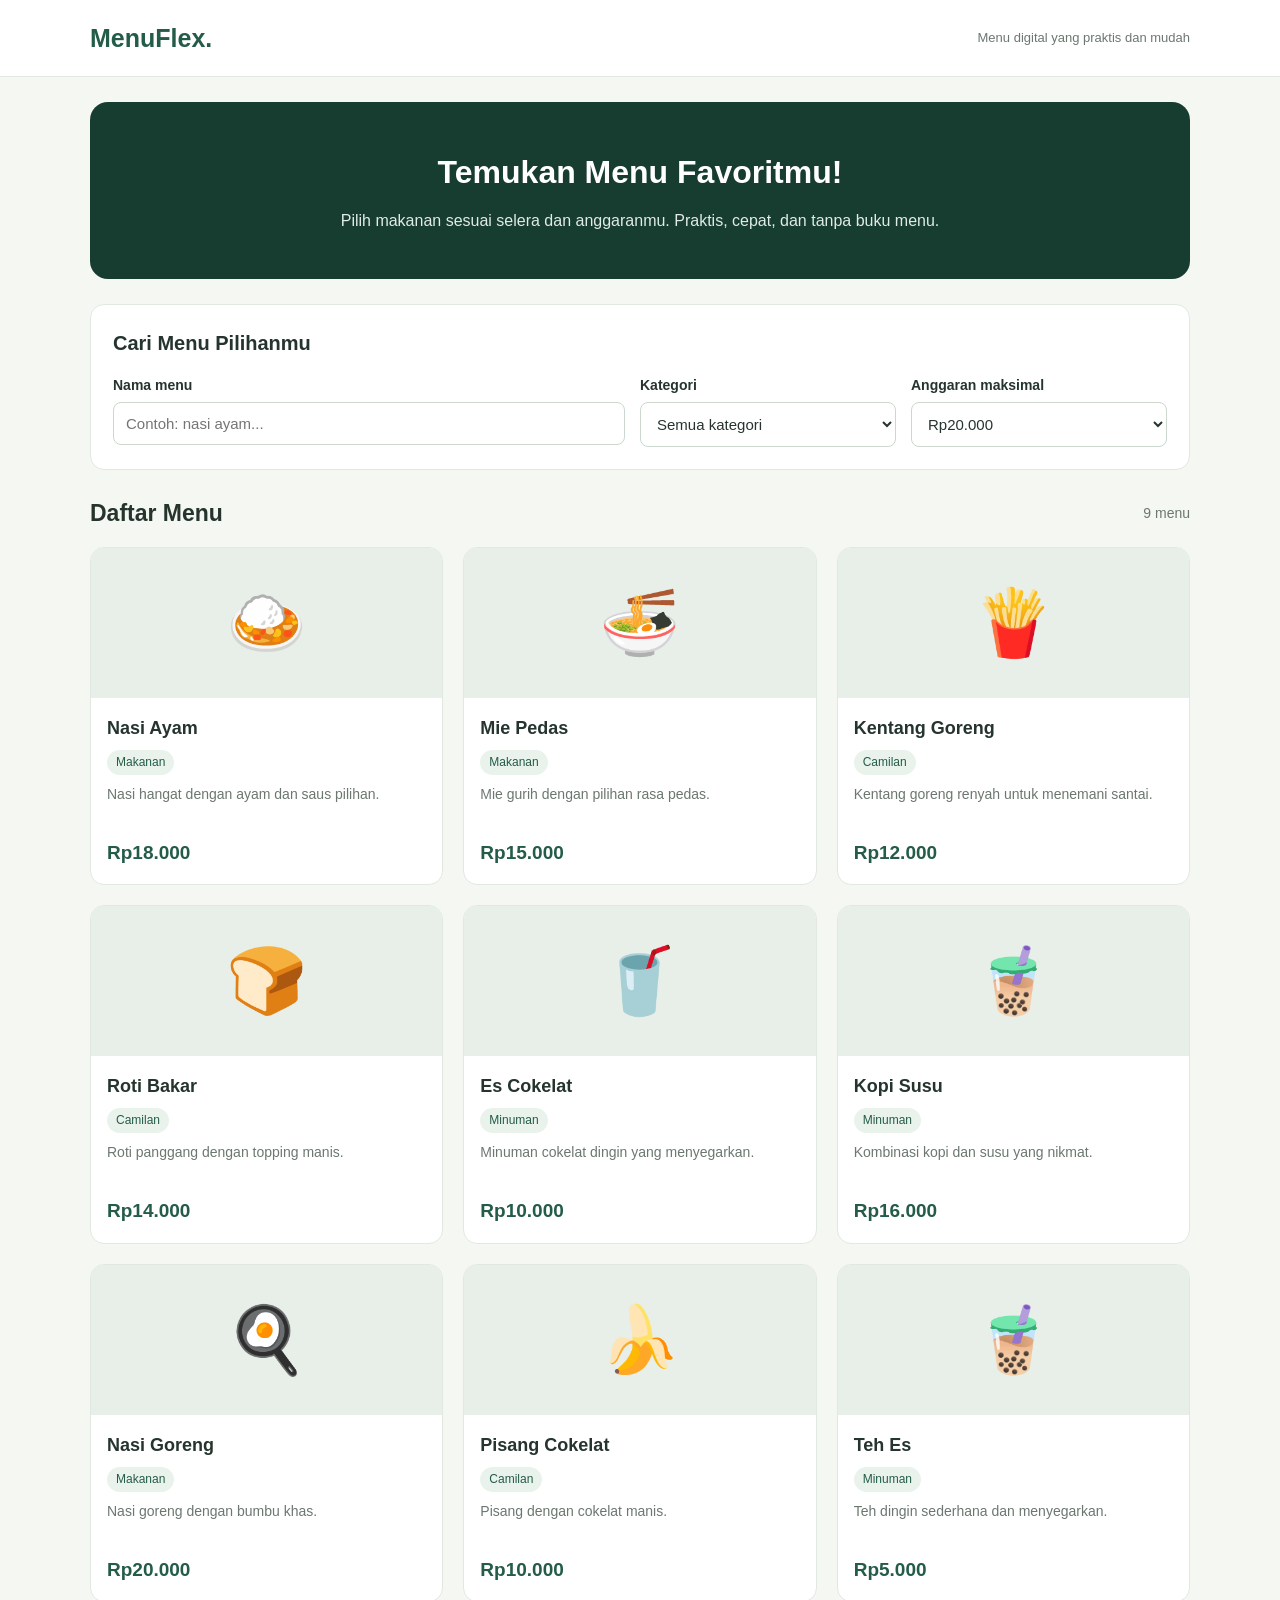
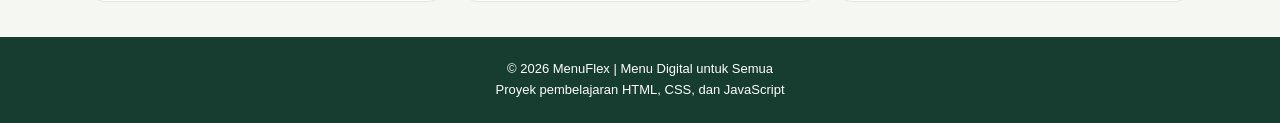
<file: menu.html>
<!DOCTYPE html>
<html lang="id">
<head>
    <meta charset="UTF-8">

    <!-- Membuat tampilan menyesuaikan ukuran layar HP dan laptop -->
    <meta name="viewport" content="width=device-width, initial-scale=1.0">

    <!-- Judul website pada tab browser -->
    <title>MenuFlex | Menu Digital Cafe</title>

    <style>
        /* ===== 1. PENGATURAN DASAR ===== */

        /* Mengatur warna utama dan font website */
        :root {
            --primary: #245c49;
            --primary-dark: #173c30;
            --background: #f5f7f3;
            --white: #ffffff;
            --text: #25352d;
            --muted: #6b776f;
            --border: #e1e8e1;
        }

        /* Menghapus margin bawaan dan mengatur ukuran elemen */
        * {
            margin: 0;
            padding: 0;
            box-sizing: border-box;
        }

        /* Mengatur tampilan seluruh halaman */
        body {
            font-family: Arial, sans-serif;
            background: var(--background);
            color: var(--text);
            line-height: 1.6;
        }

        /* Membatasi lebar konten agar nyaman dibaca */
        .container {
            width: 90%;
            max-width: 1100px;
            margin: auto;
        }

        /* ===== 2. BAGIAN HEADER ===== */

        header {
            background: var(--white);
            border-bottom: 1px solid var(--border);
            padding: 18px 0;
        }

        .navbar {
            display: flex;
            justify-content: space-between;
            align-items: center;
            gap: 12px;
        }

        .logo {
            color: var(--primary);
            font-size: 25px;
            font-weight: bold;
        }

        .tagline {
            color: var(--muted);
            font-size: 13px;
        }

        /* ===== 3. BAGIAN SAMBUTAN ===== */

        .hero {
            background: var(--primary-dark);
            color: var(--white);
            padding: 45px 25px;
            margin-top: 25px;
            border-radius: 18px;
            text-align: center;
        }

        .hero h1 {
            font-size: 32px;
            margin-bottom: 10px;
        }

        .hero p {
            color: #e0ece5;
        }

        /* ===== 4. BAGIAN PENCARIAN DAN FILTER ===== */

        .filters {
            background: var(--white);
            padding: 22px;
            margin: 25px 0;
            border-radius: 14px;
            border: 1px solid var(--border);
        }

        .filters h2 {
            font-size: 20px;
            margin-bottom: 15px;
        }

        /* Menyamakan tampilan kolom input dan pilihan */
        input,
        select {
            width: 100%;
            padding: 12px;
            border: 1px solid #ccd7ce;
            border-radius: 8px;
            font-size: 15px;
            background: var(--white);
            color: var(--text);
        }

        input:focus,
        select:focus {
            outline: 2px solid #8ab6a0;
            border-color: var(--primary);
        }

        .filter-grid {
            display: grid;
            grid-template-columns: 2fr 1fr 1fr;
            gap: 15px;
        }

        .field label {
            display: block;
            font-weight: bold;
            font-size: 14px;
            margin-bottom: 6px;
        }

        /* ===== 5. DAFTAR MENU ===== */

        .menu-heading {
            display: flex;
            justify-content: space-between;
            align-items: center;
            gap: 10px;
            margin-bottom: 15px;
        }

        .menu-heading h2 {
            font-size: 23px;
        }

        #menu-count {
            font-size: 14px;
            color: var(--muted);
        }

        /* Membuat kartu menu tersusun otomatis */
        .menu-grid {
            display: grid;
            grid-template-columns: repeat(3, minmax(0, 1fr));
            gap: 20px;
            padding-bottom: 35px;
        }

        /* Tampilan setiap kartu makanan */
        .menu-card {
            background: var(--white);
            border: 1px solid var(--border);
            border-radius: 14px;
            overflow: hidden;
            transition: transform 0.2s, box-shadow 0.2s;
        }

        .menu-card:hover {
            transform: translateY(-4px);
            box-shadow: 0 8px 22px rgba(0, 0, 0, 0.08);
        }

        /* Area gambar atau ilustrasi makanan */
        .menu-image {
            height: 150px;
            background: #e7efe8;
            display: flex;
            align-items: center;
            justify-content: center;
            font-size: 65px;
        }

        .menu-info {
            padding: 16px;
        }

        .menu-info h3 {
            font-size: 18px;
            margin-bottom: 5px;
        }

        .category-label {
            display: inline-block;
            color: var(--primary);
            background: #e9f3ec;
            padding: 3px 9px;
            border-radius: 20px;
            font-size: 12px;
            margin-bottom: 8px;
        }

        .description {
            color: var(--muted);
            font-size: 14px;
            min-height: 45px;
        }

        .price {
            color: var(--primary);
            font-size: 19px;
            font-weight: bold;
            margin-top: 10px;
        }

        /* Pesan ketika tidak ada menu yang cocok */
        .empty-message {
            display: none;
            background: var(--white);
            padding: 25px;
            text-align: center;
            border-radius: 12px;
            color: var(--muted);
            margin-bottom: 35px;
        }

        /* ===== 6. BAGIAN FOOTER ===== */

        footer {
            background: var(--primary-dark);
            color: var(--white);
            text-align: center;
            padding: 22px 10px;
            font-size: 13px;
        }

        /* ===== 7. RESPONSIVE UNTUK TABLET DAN HP ===== */

        /* Tampilan tablet: dua kartu per baris */
        @media (max-width: 800px) {
            .menu-grid {
                grid-template-columns: repeat(2, minmax(0, 1fr));
            }

            .filter-grid {
                grid-template-columns: 1fr 1fr;
            }

            .search-field {
                grid-column: 1 / -1;
            }
        }

        /* Tampilan HP: satu kartu per baris */
        @media (max-width: 520px) {
            .navbar {
                align-items: flex-start;
                flex-direction: column;
            }

            .hero {
                padding: 32px 18px;
            }

            .hero h1 {
                font-size: 26px;
            }

            .filter-grid {
                grid-template-columns: 1fr;
            }

            .search-field {
                grid-column: auto;
            }

            .menu-grid {
                grid-template-columns: 1fr;
            }

            .menu-image {
                height: 180px;
            }
        }
    </style>
</head>

<body>

    <!-- ===== HEADER WEBSITE ===== -->
    <header>
        <div class="container navbar">
            <!-- Nama atau identitas website -->
            <div class="logo">MenuFlex.</div>

            <!-- Deskripsi singkat website -->
            <div class="tagline">
                Menu digital yang praktis dan mudah
            </div>
        </div>
    </header>

    <main class="container">

        <!-- ===== BAGIAN SAMBUTAN ===== -->
        <section class="hero">
            <h1>Temukan Menu Favoritmu!</h1>
            <p>
                Pilih makanan sesuai selera dan anggaranmu.
                Praktis, cepat, dan tanpa buku menu.
            </p>
        </section>

        <!-- ===== BAGIAN PENCARIAN DAN FILTER ===== -->
        <section class="filters">
            <h2>Cari Menu Pilihanmu</h2>

            <div class="filter-grid">

                <!-- Kolom pencarian nama makanan -->
                <div class="field search-field">
                    <label for="search">Nama menu</label>
                    <input
                        type="text"
                        id="search"
                        placeholder="Contoh: nasi ayam..."
                    >
                </div>

                <!-- Pilihan kategori menu -->
                <div class="field">
                    <label for="category">Kategori</label>
                    <select id="category">
                        <option value="Semua">Semua kategori</option>
                        <option value="Makanan">Makanan</option>
                        <option value="Camilan">Camilan</option>
                        <option value="Minuman">Minuman</option>
                    </select>
                </div>

                <!-- Pilihan batas anggaran -->
                <div class="field">
                    <label for="budget">Anggaran maksimal</label>
                    <select id="budget">
                        <option value="10000">Rp10.000</option>
                        <option value="15000">Rp15.000</option>
                        <option value="20000" selected>Rp20.000</option>
                        <option value="30000">Rp30.000</option>
                        <option value="1000000">Semua harga</option>
                    </select>
                </div>

            </div>
        </section>

        <!-- ===== BAGIAN DAFTAR MENU ===== -->
        <section class="menu-section">

            <div class="menu-heading">
                <h2>Daftar Menu</h2>

                <!-- Jumlah menu akan berubah sesuai hasil filter -->
                <span id="menu-count">0 menu</span>
            </div>

            <!-- JavaScript akan memasukkan kartu menu ke bagian ini -->
            <div class="menu-grid" id="menu-list"></div>

            <!-- Pesan jika hasil pencarian kosong -->
            <div class="empty-message" id="empty-message">
                <h3>Menu tidak ditemukan</h3>
                <p>
                    Coba ubah kata pencarian, kategori,
                    atau batas anggaranmu.
                </p>
            </div>

        </section>

    </main>

    <!-- ===== FOOTER WEBSITE ===== -->
    <footer>
        <p>© 2026 MenuFlex | Menu Digital untuk Semua</p>
        <p>Proyek pembelajaran HTML, CSS, dan JavaScript</p>
    </footer>

    <script>
        // ===== 1. DATA MENU =====
        // Data berikut masih berupa contoh.
        // Kamu bisa mengganti nama, harga, kategori, dan deskripsi.

        const menus = [
            {
                name: "Nasi Ayam",
                price: 18000,
                category: "Makanan",
                description: "Nasi hangat dengan ayam dan saus pilihan.",
                emoji: "🍛"
            },
            {
                name: "Mie Pedas",
                price: 15000,
                category: "Makanan",
                description: "Mie gurih dengan pilihan rasa pedas.",
                emoji: "🍜"
            },
            {
                name: "Kentang Goreng",
                price: 12000,
                category: "Camilan",
                description: "Kentang goreng renyah untuk menemani santai.",
                emoji: "🍟"
            },
            {
                name: "Roti Bakar",
                price: 14000,
                category: "Camilan",
                description: "Roti panggang dengan topping manis.",
                emoji: "🍞"
            },
            {
                name: "Es Cokelat",
                price: 10000,
                category: "Minuman",
                description: "Minuman cokelat dingin yang menyegarkan.",
                emoji: "🥤"
            },
            {
                name: "Kopi Susu",
                price: 16000,
                category: "Minuman",
                description: "Kombinasi kopi dan susu yang nikmat.",
                emoji: "🧋"
            },
            {
                name: "Nasi Goreng",
                price: 20000,
                category: "Makanan",
                description: "Nasi goreng dengan bumbu khas.",
                emoji: "🍳"
            },
            {
                name: "Pisang Cokelat",
                price: 10000,
                category: "Camilan",
                description: "Pisang dengan cokelat manis.",
                emoji: "🍌"
            },
            {
                name: "Teh Es",
                price: 5000,
                category: "Minuman",
                description: "Teh dingin sederhana dan menyegarkan.",
                emoji: "🧋"
            }
        ];

        // ===== 2. MENGAMBIL ELEMEN HTML =====
        // Elemen ini digunakan oleh JavaScript untuk memperbarui tampilan.

        const searchInput = document.getElementById("search");
        const categorySelect = document.getElementById("category");
        const budgetSelect = document.getElementById("budget");
        const menuList = document.getElementById("menu-list");
        const menuCount = document.getElementById("menu-count");
        const emptyMessage = document.getElementById("empty-message");

        // ===== 3. FORMAT HARGA RUPIAH =====
        // Contoh: angka 18000 menjadi tulisan Rp18.000.

        function formatRupiah(price) {
            return "Rp" + price.toLocaleString("id-ID");
        }

        // ===== 4. MENAMPILKAN DAFTAR MENU =====

        function displayMenus(menuData) {
            // Kosongkan tampilan sebelum menambahkan hasil baru.
            menuList.innerHTML = "";

            // Perbarui jumlah menu yang ditemukan.
            menuCount.textContent = menuData.length + " menu";

            // Tampilkan pesan jika tidak ada hasil.
            emptyMessage.style.display =
                menuData.length === 0 ? "block" : "none";

            // Buat kartu untuk setiap menu yang sesuai.
            menuData.forEach(function(menu) {
                const card = document.createElement("article");

                card.className = "menu-card";

                // Gunakan textContent untuk teks dari data menu.
                // Ini lebih aman daripada memasukkan teks langsung
                // ke dalam HTML menggunakan innerHTML.

                const image = document.createElement("div");
                image.className = "menu-image";
                image.setAttribute("aria-hidden", "true");
                image.textContent = menu.emoji;

                const info = document.createElement("div");
                info.className = "menu-info";

                const title = document.createElement("h3");
                title.textContent = menu.name;

                const category = document.createElement("span");
                category.className = "category-label";
                category.textContent = menu.category;

                const description = document.createElement("p");
                description.className = "description";
                description.textContent = menu.description;

                const price = document.createElement("p");
                price.className = "price";
                price.textContent = formatRupiah(menu.price);

                // Susun elemen menjadi satu kartu menu.
                info.append(title, category, description, price);
                card.append(image, info);

                // Masukkan kartu ke dalam daftar menu.
                menuList.appendChild(card);
            });
        }

        // ===== 5. FUNGSI PENCARIAN DAN FILTER =====

        function filterMenus() {
            // Ambil nilai terbaru dari kolom pencarian dan filter.
            const keyword = searchInput.value
                .trim()
                .toLowerCase();

            const selectedCategory = categorySelect.value;
            const maxBudget = Number(budgetSelect.value);

            // Pilih menu yang cocok dengan semua kriteria.
            const filteredMenus = menus.filter(function(menu) {

                // Periksa nama dan deskripsi menu.
                const matchesKeyword =
                    menu.name.toLowerCase().includes(keyword) ||
                    menu.description.toLowerCase().includes(keyword);

                // Periksa kategori yang dipilih.
                const matchesCategory =
                    selectedCategory === "Semua" ||
                    menu.category === selectedCategory;

                // Periksa apakah harga sesuai anggaran.
                const matchesBudget = menu.price <= maxBudget;

                // Menu harus memenuhi ketiga kriteria.
                return matchesKeyword &&
                       matchesCategory &&
                       matchesBudget;
            });

            // Tampilkan hasil filter ke halaman.
            displayMenus(filteredMenus);
        }

        // ===== 6. MENJALANKAN FILTER OTOMATIS =====
        // Setiap kali pengguna mengetik atau mengubah pilihan,
        // daftar menu akan diperbarui secara otomatis.

        searchInput.addEventListener("input", filterMenus);
        categorySelect.addEventListener("change", filterMenus);
        budgetSelect.addEventListener("change", filterMenus);

        // ===== 7. TAMPILKAN MENU SAAT WEBSITE DIBUKA =====
        // Menampilkan seluruh menu yang sesuai dengan filter awal.

        filterMenus();
    </script>

</body>
</html>
</file>
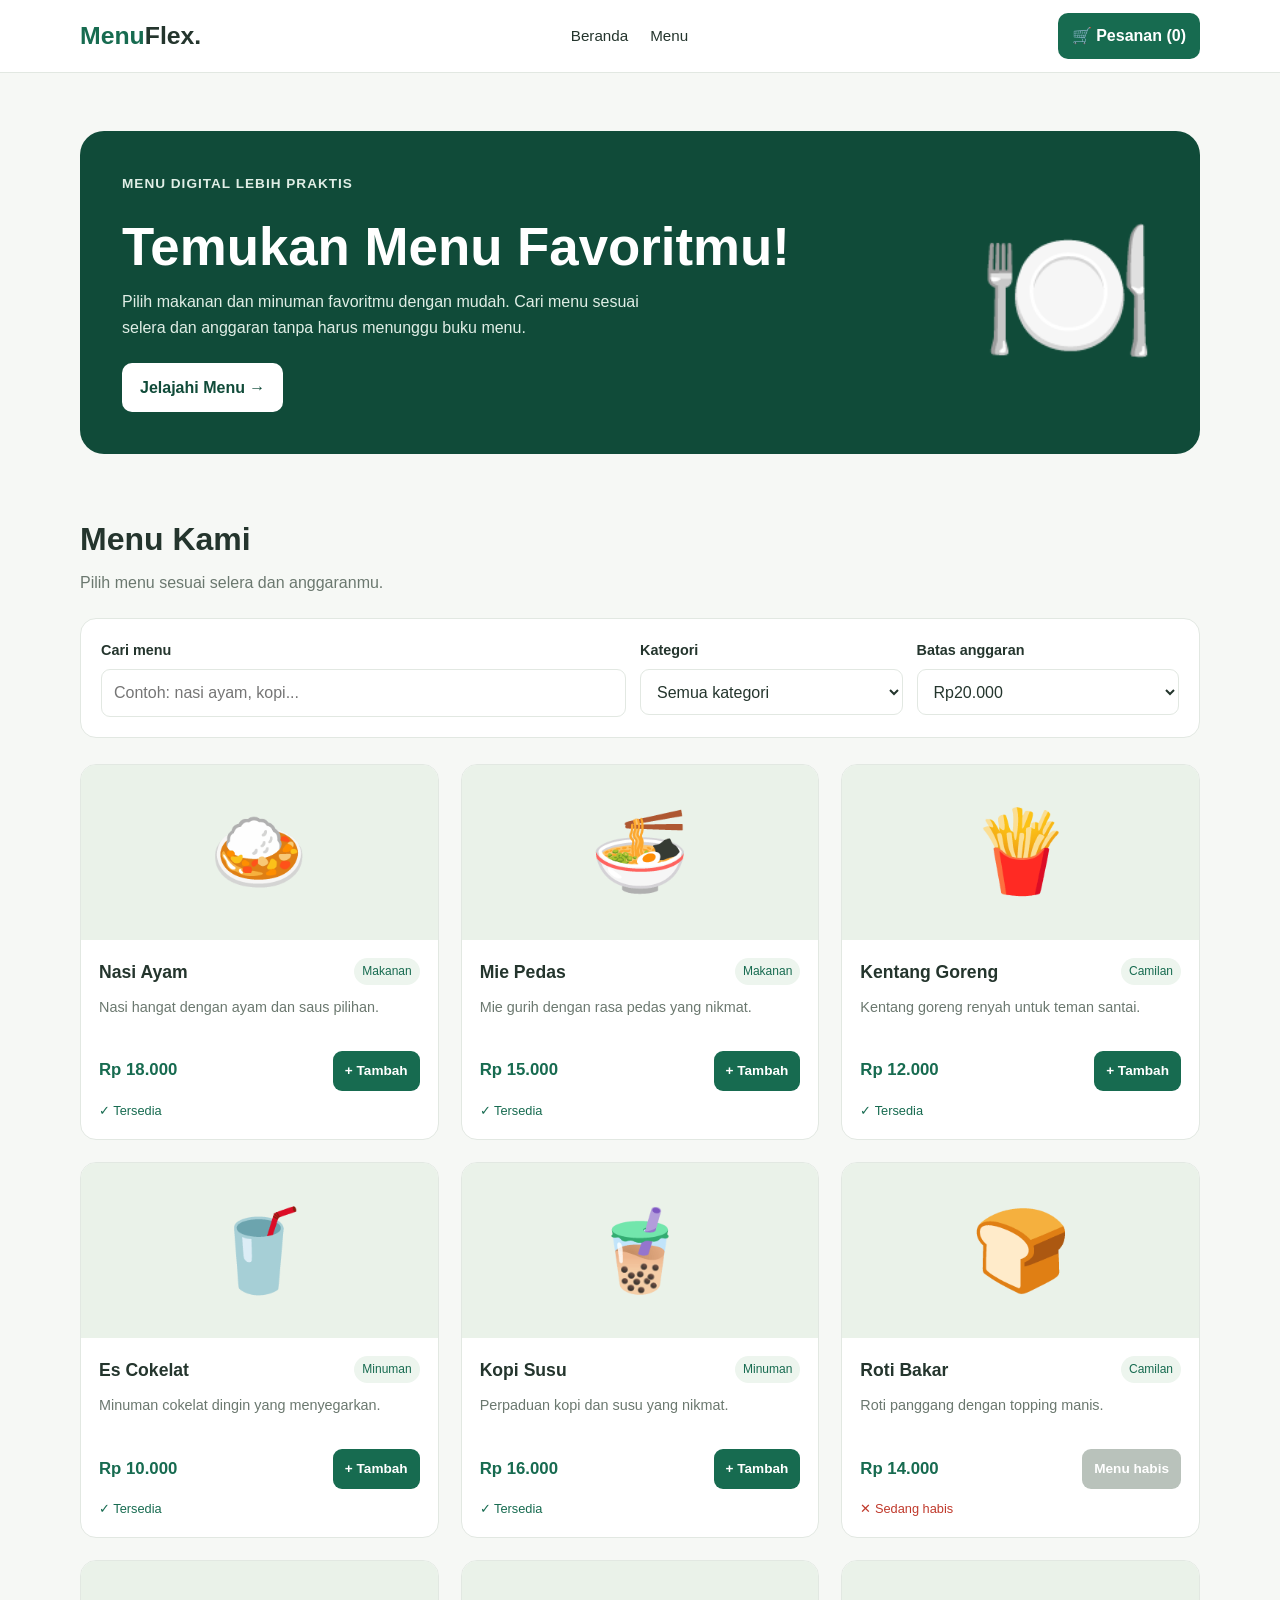
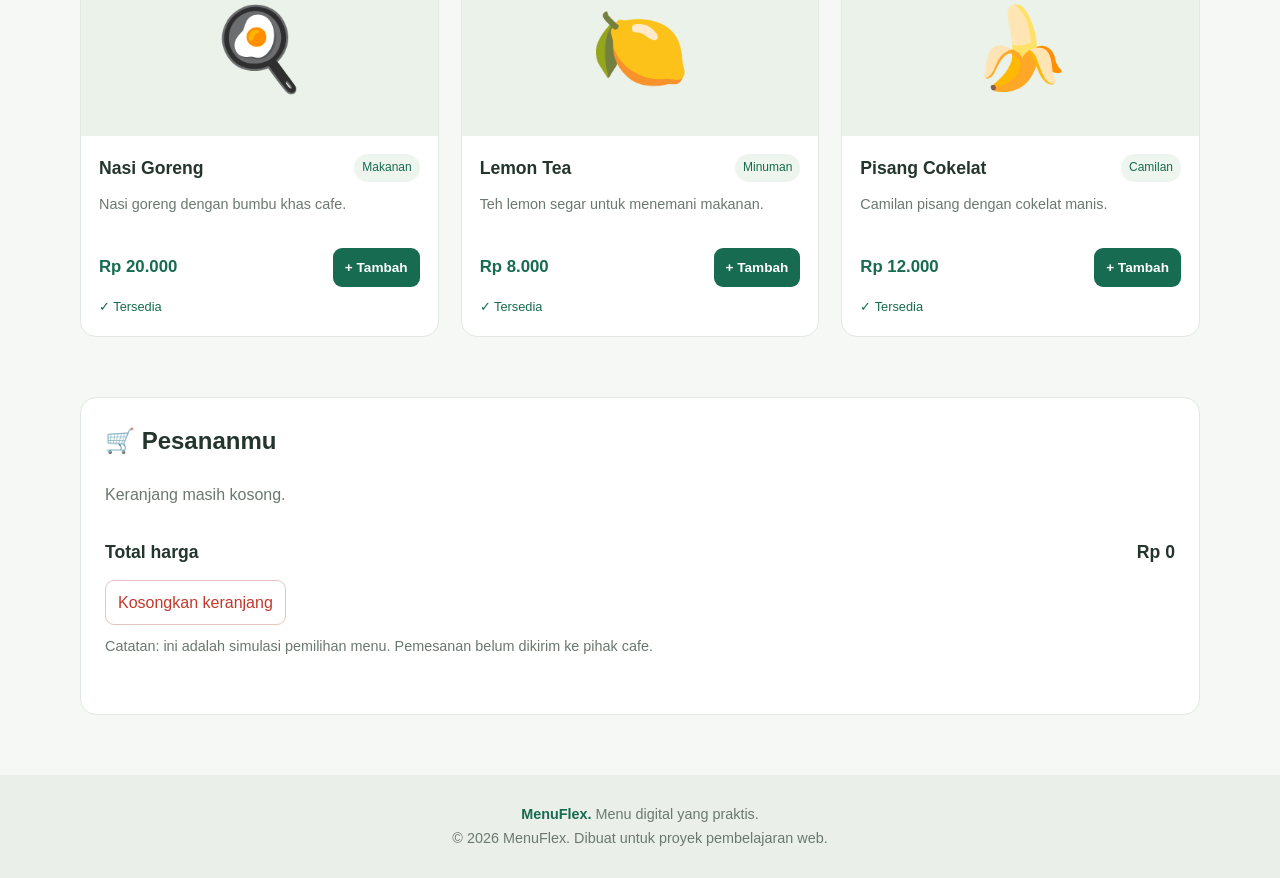
<file: menu.index.html>
<!DOCTYPE html>
<html lang="id">
<head>
    <meta charset="UTF-8">

    <!-- Agar tampilan menyesuaikan ukuran layar HP dan laptop -->
    <meta name="viewport" content="width=device-width, initial-scale=1.0">

    <!-- Informasi website pada tab browser -->
    <title>MenuFlex | Menu Digital Cafe</title>
    <meta name="description" content="MenuFlex membantu pelanggan menemukan menu cafe sesuai selera dan anggaran.">

    <style>
        /* =========================
           1. PENGATURAN DASAR
        ========================= */

        /* Mengatur warna utama yang digunakan website */
        :root {
            --primary: #176b50;
            --primary-dark: #104b39;
            --background: #f6f8f5;
            --surface: #ffffff;
            --text: #24352d;
            --muted: #6b786f;
            --border: #e2e8e2;
            --danger: #c0392b;
        }

        /* Menghapus jarak bawaan dan mengatur box model */
        * {
            margin: 0;
            padding: 0;
            box-sizing: border-box;
        }

        html {
            scroll-behavior: smooth;
        }

        body {
            font-family: Arial, Helvetica, sans-serif;
            background: var(--background);
            color: var(--text);
            line-height: 1.6;
        }

        button,
        input,
        select {
            font: inherit;
        }

        button {
            cursor: pointer;
        }

        /* Lebar konten utama website */
        .container {
            width: min(1120px, 92%);
            margin: 0 auto;
        }

        /* =========================
           2. NAVIGASI WEBSITE
        ========================= */

        header {
            background: var(--surface);
            border-bottom: 1px solid var(--border);
            position: sticky;
            top: 0;
            z-index: 10;
        }

        .navbar {
            min-height: 72px;
            display: flex;
            align-items: center;
            justify-content: space-between;
            gap: 16px;
        }

        .logo {
            color: var(--primary);
            font-size: 1.55rem;
            font-weight: 800;
            text-decoration: none;
        }

        .logo span {
            color: var(--text);
        }

        .nav-links {
            display: flex;
            align-items: center;
            gap: 22px;
        }

        .nav-links a {
            color: var(--text);
            text-decoration: none;
            font-size: 0.95rem;
        }

        .nav-links a:hover {
            color: var(--primary);
        }

        .cart-button {
            border: none;
            background: var(--primary);
            color: white;
            border-radius: 10px;
            padding: 10px 14px;
            font-weight: bold;
        }

        /* =========================
           3. BAGIAN PEMBUKA
        ========================= */

        .hero {
            padding: 58px 0 38px;
        }

        .hero-box {
            background: var(--primary-dark);
            color: white;
            border-radius: 24px;
            padding: 42px;
            display: flex;
            justify-content: space-between;
            align-items: center;
            gap: 24px;
        }

        .hero-label {
            color: #c8e6d5;
            font-size: 0.85rem;
            font-weight: bold;
            letter-spacing: 1px;
            text-transform: uppercase;
        }

        .hero h1 {
            font-size: clamp(2rem, 5vw, 3.3rem);
            line-height: 1.15;
            margin: 12px 0;
        }

        .hero p {
            max-width: 520px;
            color: #e0eee6;
            margin-bottom: 22px;
        }

        .hero-link {
            display: inline-block;
            background: white;
            color: var(--primary-dark);
            padding: 12px 18px;
            border-radius: 10px;
            text-decoration: none;
            font-weight: bold;
        }

        .hero-icon {
            font-size: clamp(5rem, 12vw, 9rem);
            line-height: 1;
        }

        /* =========================
           4. PENCARIAN DAN FILTER
        ========================= */

        .menu-section {
            padding: 22px 0 60px;
        }

        .section-heading {
            margin-bottom: 22px;
        }

        .section-heading h2 {
            font-size: clamp(1.6rem, 4vw, 2rem);
        }

        .section-heading p {
            color: var(--muted);
            margin-top: 5px;
        }

        .filter-panel {
            background: var(--surface);
            padding: 20px;
            border: 1px solid var(--border);
            border-radius: 16px;
            display: grid;
            grid-template-columns: 2fr 1fr 1fr;
            gap: 14px;
            margin-bottom: 26px;
        }

        .form-group label {
            display: block;
            font-size: 0.9rem;
            font-weight: bold;
            margin-bottom: 7px;
        }

        .form-group input,
        .form-group select {
            width: 100%;
            min-height: 46px;
            padding: 10px 12px;
            border: 1px solid var(--border);
            border-radius: 9px;
            background: white;
            color: var(--text);
        }

        .form-group input:focus,
        .form-group select:focus {
            outline: 2px solid var(--primary);
            outline-offset: 1px;
        }

        /* =========================
           5. KARTU MENU
        ========================= */

        .menu-grid {
            display: grid;
            grid-template-columns: repeat(3, minmax(0, 1fr));
            gap: 22px;
        }

        .menu-card {
            background: var(--surface);
            border: 1px solid var(--border);
            border-radius: 16px;
            overflow: hidden;
            transition: transform 0.2s, box-shadow 0.2s;
        }

        .menu-card:hover {
            transform: translateY(-4px);
            box-shadow: 0 10px 24px rgba(20, 60, 40, 0.08);
        }

        /* Area gambar atau ilustrasi makanan */
        .menu-image {
            height: 175px;
            display: flex;
            align-items: center;
            justify-content: center;
            background: #eaf2e9;
            font-size: 5rem;
        }

        .menu-content {
            padding: 18px;
        }

        .menu-top {
            display: flex;
            justify-content: space-between;
            align-items: flex-start;
            gap: 8px;
        }

        .menu-top h3 {
            font-size: 1.1rem;
        }

        .category-tag {
            display: inline-block;
            background: #edf5ee;
            color: var(--primary);
            font-size: 0.75rem;
            padding: 4px 8px;
            border-radius: 20px;
            white-space: nowrap;
        }

        .menu-description {
            font-size: 0.9rem;
            color: var(--muted);
            margin: 10px 0;
            min-height: 45px;
        }

        .menu-bottom {
            display: flex;
            justify-content: space-between;
            align-items: center;
            gap: 10px;
        }

        .menu-price {
            color: var(--primary);
            font-weight: 800;
            font-size: 1.05rem;
        }

        .add-button {
            border: none;
            background: var(--primary);
            color: white;
            border-radius: 9px;
            padding: 9px 12px;
            font-size: 0.85rem;
            font-weight: bold;
        }

        .add-button:hover,
        .cart-button:hover {
            background: var(--primary-dark);
        }

        /* Tombol tidak aktif untuk menu habis */
        .add-button:disabled {
            background: #b9c2bb;
            cursor: not-allowed;
        }

        .stock-status {
            font-size: 0.8rem;
            margin-top: 10px;
            color: var(--primary);
        }

        .stock-status.unavailable {
            color: var(--danger);
        }

        /* Pesan saat hasil pencarian kosong */
        .empty-state {
            display: none;
            text-align: center;
            padding: 42px 15px;
            color: var(--muted);
            background: white;
            border: 1px dashed var(--border);
            border-radius: 14px;
        }

        /* =========================
           6. KERANJANG PESANAN
        ========================= */

        .cart-section {
            padding: 0 0 60px;
        }

        .cart-box {
            background: white;
            padding: 24px;
            border: 1px solid var(--border);
            border-radius: 16px;
        }

        .cart-box h2 {
            margin-bottom: 12px;
        }

        .cart-item {
            display: flex;
            justify-content: space-between;
            align-items: center;
            gap: 12px;
            padding: 12px 0;
            border-bottom: 1px solid var(--border);
        }

        .cart-item small {
            color: var(--muted);
            display: block;
        }

        .cart-actions {
            display: flex;
            align-items: center;
            gap: 8px;
        }

        .quantity-button,
        .remove-button {
            border: 1px solid var(--border);
            background: white;
            border-radius: 7px;
            min-width: 30px;
            min-height: 30px;
        }

        .remove-button {
            color: var(--danger);
            padding: 4px 8px;
        }

        .cart-total {
            display: flex;
            justify-content: space-between;
            gap: 12px;
            font-size: 1.1rem;
            font-weight: 800;
            padding-top: 20px;
        }

        .clear-button {
            margin-top: 14px;
            background: white;
            color: var(--danger);
            border: 1px solid #e5c5c2;
            padding: 9px 12px;
            border-radius: 9px;
        }

        .cart-empty {
            color: var(--muted);
            padding: 10px 0;
        }

        /* =========================
           7. FOOTER
        ========================= */

        footer {
            background: #eaf0e9;
            padding: 28px 0;
            text-align: center;
            color: var(--muted);
            font-size: 0.9rem;
        }

        footer strong {
            color: var(--primary);
        }

        /* =========================
           8. RESPONSIVE
           Tampilan untuk HP dan tablet
        ========================= */

        @media (max-width: 800px) {
            .menu-grid {
                grid-template-columns: repeat(2, minmax(0, 1fr));
            }

            .filter-panel {
                grid-template-columns: 1fr 1fr;
            }

            .search-group {
                grid-column: 1 / -1;
            }

            .hero-box {
                padding: 30px;
            }
        }

        @media (max-width: 560px) {
            .navbar {
                min-height: 64px;
            }

            .nav-links {
                gap: 12px;
            }

            .nav-links a {
                font-size: 0.85rem;
            }

            .logo {
                font-size: 1.25rem;
            }

            .cart-button {
                padding: 8px 10px;
                font-size: 0.85rem;
            }

            .hero {
                padding-top: 28px;
            }

            .hero-box {
                padding: 26px 22px;
            }

            .hero-icon {
                display: none;
            }

            .filter-panel {
                grid-template-columns: 1fr;
            }

            .search-group {
                grid-column: auto;
            }

            .menu-grid {
                grid-template-columns: 1fr;
            }

            .menu-image {
                height: 160px;
            }

            .cart-box {
                padding: 18px;
            }
        }
    </style>
</head>

<body>

    <!-- =========================
         NAVIGASI UTAMA
    ========================== -->
    <header>
        <div class="container navbar">

            <!-- Nama dan logo website -->
            <a class="logo" href="#">Menu<span>Flex.</span></a>

            <!-- Tautan menuju bagian website -->
            <nav class="nav-links" aria-label="Navigasi utama">
                <a href="#beranda">Beranda</a>
                <a href="#menu">Menu</a>
            </nav>

            <!-- Tombol menuju keranjang -->
            <button class="cart-button" id="cartLink">
                🛒 Pesanan (<span id="cartCount">0</span>)
            </button>
        </div>
    </header>

    <main>

        <!-- =========================
             BAGIAN BERANDA
        ========================== -->
        <section class="hero" id="beranda">
            <div class="container">
                <div class="hero-box">
                    <div>
                        <p class="hero-label">Menu digital lebih praktis</p>

                        <h1>Temukan Menu Favoritmu!</h1>

                        <p>
                            Pilih makanan dan minuman favoritmu dengan mudah.
                            Cari menu sesuai selera dan anggaran tanpa harus
                            menunggu buku menu.
                        </p>

                        <!-- Tombol menuju daftar menu -->
                        <a href="#menu" class="hero-link">
                            Jelajahi Menu →
                        </a>
                    </div>

                    <!-- Ilustrasi dekoratif -->
                    <div class="hero-icon" aria-hidden="true">🍽️</div>
                </div>
            </div>
        </section>

        <!-- =========================
             DAFTAR MENU
        ========================== -->
        <section class="menu-section" id="menu">
            <div class="container">

                <div class="section-heading">
                    <h2>Menu Kami</h2>
                    <p>Pilih menu sesuai selera dan anggaranmu.</p>
                </div>

                <!-- Form pencarian dan filter -->
                <div class="filter-panel">

                    <div class="form-group search-group">
                        <label for="searchInput">Cari menu</label>
                        <input
                            type="search"
                            id="searchInput"
                            placeholder="Contoh: nasi ayam, kopi..."
                        >
                    </div>

                    <div class="form-group">
                        <label for="categoryFilter">Kategori</label>
                        <select id="categoryFilter">
                            <option value="Semua">Semua kategori</option>
                            <option value="Makanan">Makanan</option>
                            <option value="Camilan">Camilan</option>
                            <option value="Minuman">Minuman</option>
                        </select>
                    </div>

                    <div class="form-group">
                        <label for="budgetFilter">Batas anggaran</label>
                        <select id="budgetFilter">
                            <option value="10000">Rp10.000</option>
                            <option value="15000">Rp15.000</option>
                            <option value="20000" selected>Rp20.000</option>
                            <option value="30000">Rp30.000</option>
                            <option value="999999999">Semua harga</option>
                        </select>
                    </div>

                </div>

                <!-- JavaScript akan memasukkan kartu menu di sini -->
                <div class="menu-grid" id="menuGrid"></div>

                <!-- Pesan ketika menu tidak ditemukan -->
                <div class="empty-state" id="emptyState">
                    <h3>Menu tidak ditemukan</h3>
                    <p>Coba ubah kata pencarian atau filter yang kamu pilih.</p>
                </div>

            </div>
        </section>

        <!-- =========================
             KERANJANG PESANAN
        ========================== -->
        <section class="cart-section" id="keranjang">
            <div class="container">
                <div class="cart-box">

                    <h2>🛒 Pesananmu</h2>

                    <!-- Daftar barang pesanan dibuat oleh JavaScript -->
                    <div id="cartItems" aria-live="polite">
                        <p class="cart-empty">Keranjang masih kosong.</p>
                    </div>

                    <!-- Total harga semua barang -->
                    <div class="cart-total">
                        <span>Total harga</span>
                        <span id="cartTotal">Rp0</span>
                    </div>

                    <!-- Tombol mengosongkan keranjang -->
                    <button class="clear-button" id="clearCart">
                        Kosongkan keranjang
                    </button>

                    <p class="menu-description">
                        Catatan: ini adalah simulasi pemilihan menu.
                        Pemesanan belum dikirim ke pihak cafe.
                    </p>

                </div>
            </div>
        </section>

    </main>

    <!-- =========================
         BAGIAN PENUTUP
    ========================== -->
    <footer>
        <div class="container">
            <p><strong>MenuFlex.</strong> Menu digital yang praktis.</p>
            <p>© 2026 MenuFlex. Dibuat untuk proyek pembelajaran web.</p>
        </div>
    </footer>

    <script>
        /* =========================
           1. DATA MENU
           Ubah data ini sesuai menu cafe.
           Harga menggunakan angka tanpa titik.
        ========================== */

        const menus = [
            {
                id: 1,
                name: "Nasi Ayam",
                price: 18000,
                category: "Makanan",
                description: "Nasi hangat dengan ayam dan saus pilihan.",
                emoji: "🍛",
                available: true
            },
            {
                id: 2,
                name: "Mie Pedas",
                price: 15000,
                category: "Makanan",
                description: "Mie gurih dengan rasa pedas yang nikmat.",
                emoji: "🍜",
                available: true
            },
            {
                id: 3,
                name: "Kentang Goreng",
                price: 12000,
                category: "Camilan",
                description: "Kentang goreng renyah untuk teman santai.",
                emoji: "🍟",
                available: true
            },
            {
                id: 4,
                name: "Es Cokelat",
                price: 10000,
                category: "Minuman",
                description: "Minuman cokelat dingin yang menyegarkan.",
                emoji: "🥤",
                available: true
            },
            {
                id: 5,
                name: "Kopi Susu",
                price: 16000,
                category: "Minuman",
                description: "Perpaduan kopi dan susu yang nikmat.",
                emoji: "🧋",
                available: true
            },
            {
                id: 6,
                name: "Roti Bakar",
                price: 14000,
                category: "Camilan",
                description: "Roti panggang dengan topping manis.",
                emoji: "🍞",
                available: false
            },
            {
                id: 7,
                name: "Nasi Goreng",
                price: 20000,
                category: "Makanan",
                description: "Nasi goreng dengan bumbu khas cafe.",
                emoji: "🍳",
                available: true
            },
            {
                id: 8,
                name: "Lemon Tea",
                price: 8000,
                category: "Minuman",
                description: "Teh lemon segar untuk menemani makanan.",
                emoji: "🍋",
                available: true
            },
            {
                id: 9,
                name: "Pisang Cokelat",
                price: 12000,
                category: "Camilan",
                description: "Camilan pisang dengan cokelat manis.",
                emoji: "🍌",
                available: true
            }
        ];

        /* =========================
           2. MENGAMBIL ELEMEN HTML
           Agar JavaScript dapat mengubah
           isi halaman dan membaca input.
        ========================== */

        const menuGrid = document.getElementById("menuGrid");
        const emptyState = document.getElementById("emptyState");

        const searchInput = document.getElementById("searchInput");
        const categoryFilter = document.getElementById("categoryFilter");
        const budgetFilter = document.getElementById("budgetFilter");

        const cartLink = document.getElementById("cartLink");
        const cartCount = document.getElementById("cartCount");
        const cartItems = document.getElementById("cartItems");
        const cartTotal = document.getElementById("cartTotal");
        const clearCart = document.getElementById("clearCart");

        /* Keranjang menyimpan jumlah setiap menu berdasarkan ID. */
        const cart = {};

        /* Mengubah angka menjadi format rupiah Indonesia. */
        function formatRupiah(number) {
            return new Intl.NumberFormat("id-ID", {
                style: "currency",
                currency: "IDR",
                maximumFractionDigits: 0
            }).format(number);
        }

        /* =========================
           3. MENAMPILKAN MENU
        ========================== */

        function displayMenus() {

            // Mengambil nilai pencarian dan filter pengguna.
            const keyword = searchInput.value.trim().toLowerCase();
            const selectedCategory = categoryFilter.value;
            const maxBudget = Number(budgetFilter.value);

            // Menyaring menu berdasarkan nama, kategori, dan harga.
            const filteredMenus = menus.filter(function(menu) {
                const matchesName =
                    menu.name.toLowerCase().includes(keyword);

                const matchesCategory =
                    selectedCategory === "Semua" ||
                    menu.category === selectedCategory;

                const matchesBudget = menu.price <= maxBudget;

                return matchesName && matchesCategory && matchesBudget;
            });

            // Mengosongkan tampilan sebelum kartu baru dibuat.
            menuGrid.innerHTML = "";

            // Menampilkan pesan jika tidak ada hasil.
            emptyState.style.display =
                filteredMenus.length === 0 ? "block" : "none";

            // Membuat kartu untuk setiap menu yang sesuai.
            filteredMenus.forEach(function(menu) {

                const card = document.createElement("article");
                card.className = "menu-card";

                // Status menu menentukan teks dan kondisi tombol.
                const stockText = menu.available
                    ? "✓ Tersedia"
                    : "✕ Sedang habis";

                const stockClass = menu.available
                    ? "stock-status"
                    : "stock-status unavailable";

                // Membuat kartu menu menggunakan data di atas.
                card.innerHTML = `
                    <div class="menu-image" aria-hidden="true">
                        ${menu.emoji}
                    </div>

                    <div class="menu-content">
                        <div class="menu-top">
                            <h3></h3>
                            <span class="category-tag"></span>
                        </div>

                        <p class="menu-description"></p>

                        <div class="menu-bottom">
                            <span class="menu-price"></span>

                            <button
                                class="add-button"
                                type="button"
                                ${menu.available ? "" : "disabled"}
                            >
                                ${menu.available ? "+ Tambah" : "Menu habis"}
                            </button>
                        </div>

                        <p class="${stockClass}">${stockText}</p>
                    </div>
                `;

                // Memasukkan teks sebagai teks biasa, bukan HTML.
                card.querySelector("h3").textContent = menu.name;
                card.querySelector(".category-tag").textContent =
                    menu.category;
                card.querySelector(".menu-description").textContent =
                    menu.description;
                card.querySelector(".menu-price").textContent =
                    formatRupiah(menu.price);

                // Tombol menambahkan menu ke keranjang.
                const addButton = card.querySelector(".add-button");

                addButton.addEventListener("click", function() {
                    addToCart(menu.id);
                });

                menuGrid.appendChild(card);
            });
        }

        /* =========================
           4. MENAMBAHKAN KE KERANJANG
        ========================== */

        function addToCart(menuId) {

            const menu = menus.find(function(item) {
                return item.id === menuId;
            });

            // Jangan menambahkan menu yang tidak tersedia.
            if (!menu || !menu.available) {
                return;
            }

            // Jika menu sudah ada, tambah jumlahnya.
            // Jika belum ada, mulai dari jumlah satu.
            if (cart[menuId]) {
                cart[menuId]++;
            } else {
                cart[menuId] = 1;
            }

            // Perbarui tampilan keranjang.
            displayCart();
        }

        /* =========================
           5. MENGUBAH JUMLAH PESANAN
        ========================== */

        function changeQuantity(menuId, change) {

            if (!cart[menuId]) {
                return;
            }

            cart[menuId] += change;

            // Hapus item jika jumlahnya nol.
            if (cart[menuId] <= 0) {
                delete cart[menuId];
            }

            displayCart();
        }

        /* Menghapus satu jenis menu dari keranjang. */
        function removeFromCart(menuId) {
            delete cart[menuId];
            displayCart();
        }

        /* =========================
           6. MENAMPILKAN KERANJANG
        ========================== */

        function displayCart() {

            cartItems.innerHTML = "";

            let totalPrice = 0;
            let totalQuantity = 0;

            // Menghitung total harga dan jumlah semua item.
            Object.keys(cart).forEach(function(id) {

                const menuId = Number(id);
                const quantity = cart[menuId];

                const menu = menus.find(function(item) {
                    return item.id === menuId;
                });

                if (!menu || quantity <= 0) {
                    return;
                }

                const subtotal = menu.price * quantity;

                totalPrice += subtotal;
                totalQuantity += quantity;

                // Membuat satu baris untuk setiap jenis menu.
                const item = document.createElement("div");
                item.className = "cart-item";

                item.innerHTML = `
                    <div>
                        <strong class="item-name"></strong>
                        <small class="item-subtotal"></small>
                    </div>

                    <div class="cart-actions">
                        <button
                            class="quantity-button minus-button"
                            type="button"
                            aria-label="Kurangi jumlah"
                        >−</button>

                        <span class="item-quantity"></span>

                        <button
                            class="quantity-button plus-button"
                            type="button"
                            aria-label="Tambah jumlah"
                        >+</button>

                        <button
                            class="remove-button"
                            type="button"
                        >Hapus</button>
                    </div>
                `;

                item.querySelector(".item-name").textContent =
                    menu.name;

                item.querySelector(".item-subtotal").textContent =
                    formatRupiah(subtotal);

                item.querySelector(".item-quantity").textContent =
                    quantity;

                // Tombol mengurangi jumlah item.
                item.querySelector(".minus-button")
                    .addEventListener("click", function() {
                        changeQuantity(menuId, -1);
                    });

                // Tombol menambah jumlah item.
                item.querySelector(".plus-button")
                    .addEventListener("click", function() {
                        changeQuantity(menuId, 1);
                    });

                // Tombol menghapus item dari keranjang.
                item.querySelector(".remove-button")
                    .addEventListener("click", function() {
                        removeFromCart(menuId);
                    });

                cartItems.appendChild(item);
            });

            // Jika keranjang kosong, tampilkan pemberitahuan.
            if (totalQuantity === 0) {
                cartItems.innerHTML =
                    '<p class="cart-empty">Keranjang masih kosong.</p>';
            }

            // Perbarui jumlah item dan total harga.
            cartCount.textContent = totalQuantity;
            cartTotal.textContent = formatRupiah(totalPrice);
        }

        /* =========================
           7. EVENT LISTENER
           Menjalankan fungsi saat pengguna
           berinteraksi dengan website.
        ========================== */

        // Filter diperbarui setiap kali input berubah.
        searchInput.addEventListener("input", displayMenus);

        categoryFilter.addEventListener("change", displayMenus);

        budgetFilter.addEventListener("change", displayMenus);

        // Tombol pesanan menggulir ke bagian keranjang.
        cartLink.addEventListener("click", function() {
            document.getElementById("keranjang").scrollIntoView({
                behavior: "smooth"
            });
        });

        // Mengosongkan semua pesanan setelah dikonfirmasi.
        clearCart.addEventListener("click", function() {

            const hasItems = Object.keys(cart).length > 0;

            if (!hasItems) {
                alert("Keranjang masih kosong.");
                return;
            }

            const confirmed = confirm(
                "Apakah kamu yakin ingin mengosongkan keranjang?"
            );

            if (confirmed) {
                Object.keys(cart).forEach(function(id) {
                    delete cart[id];
                });

                displayCart();
            }
        });

        /* =========================
           8. MENJALANKAN WEBSITE
           Tampilkan menu dan keranjang
           saat halaman pertama kali dibuka.
        ========================== */

        displayMenus();
        displayCart();
    </script>

</body>
</html>
</file>
